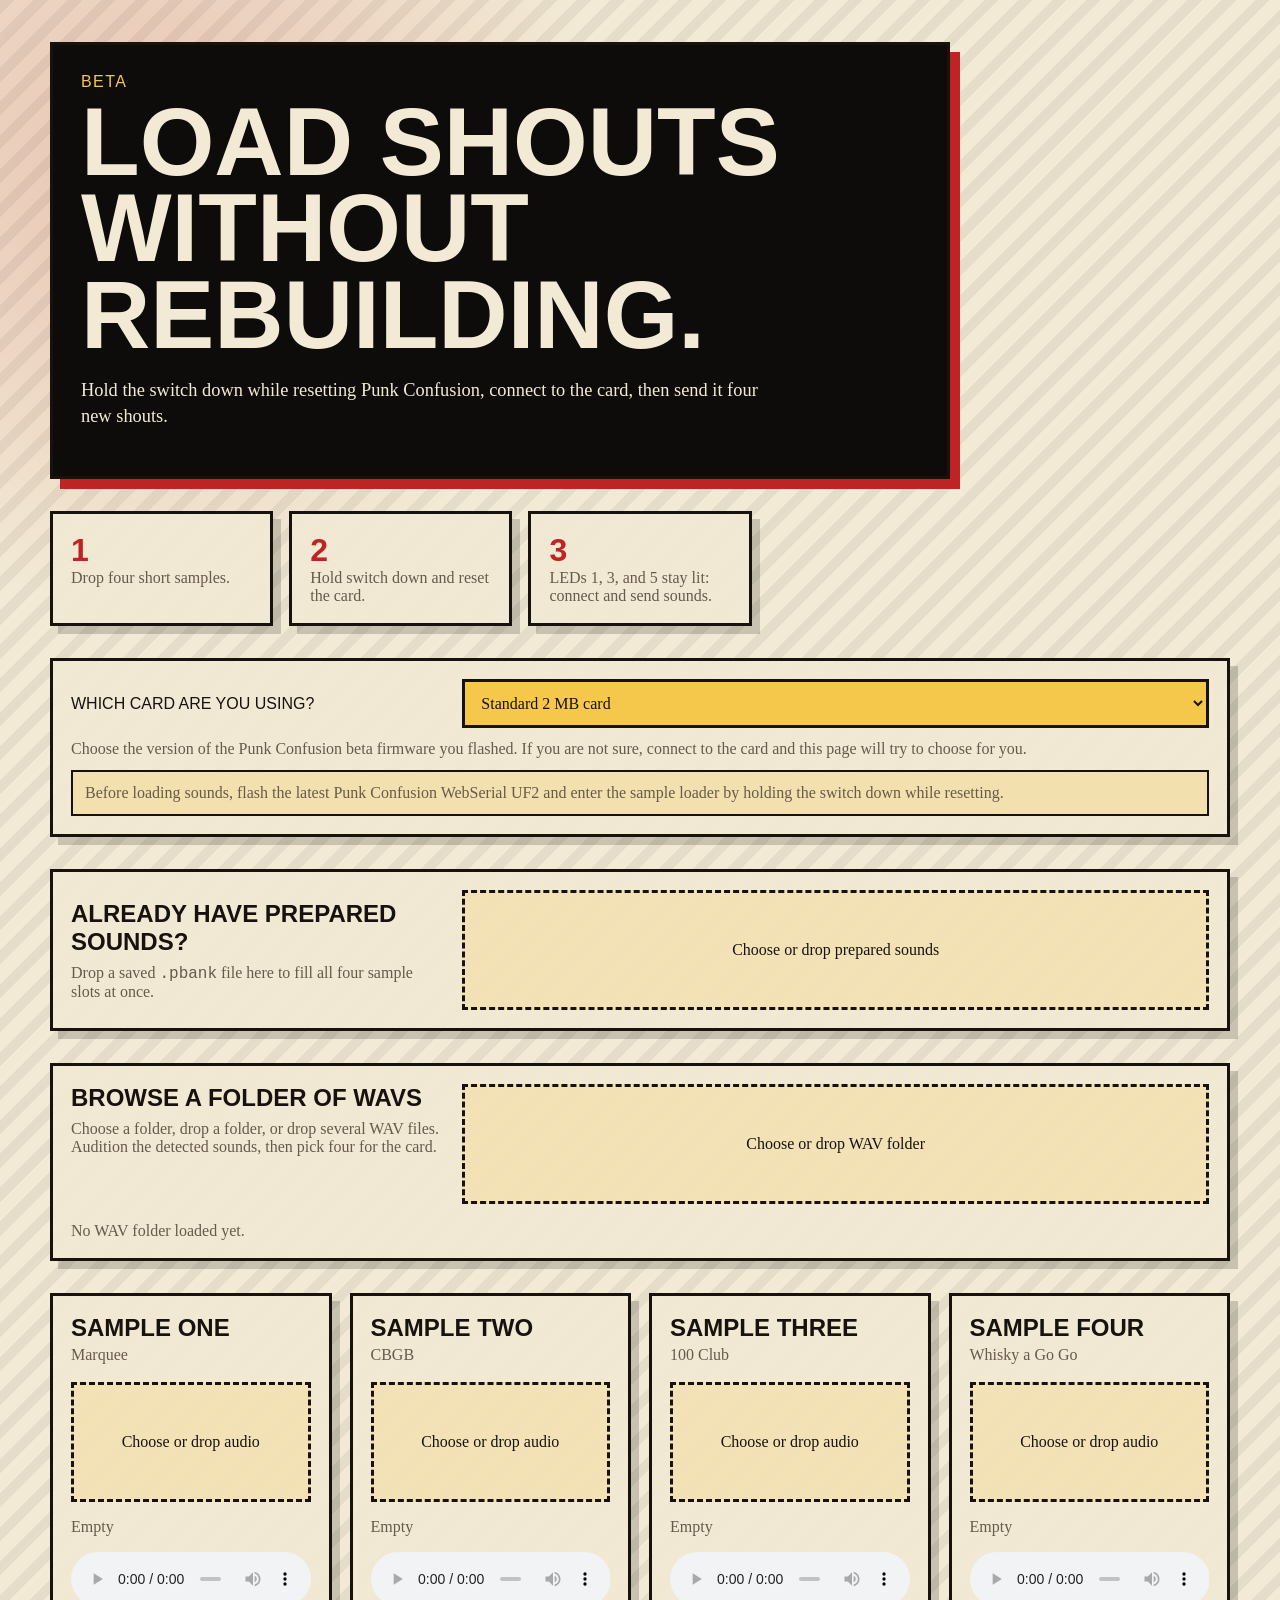
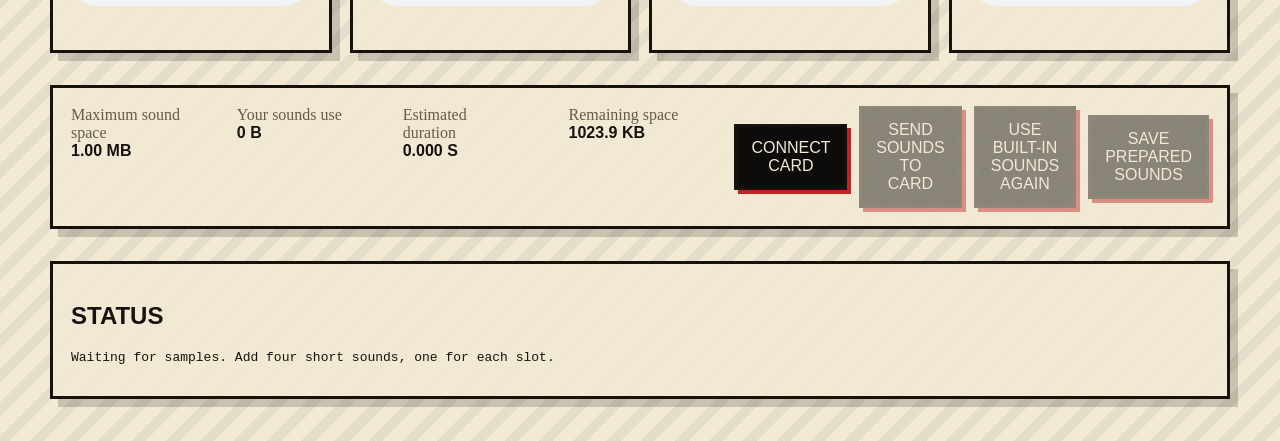
<file: web/index.html>
<!doctype html>
<html lang="en">
<head>
  <meta charset="utf-8">
  <meta name="viewport" content="width=device-width, initial-scale=1">
  <title>Punk Confusion WebSerial Loader</title>
  <link rel="stylesheet" href="styles.css">
</head>
<body>
  <main class="shell">
    <section class="hero">
      <p class="eyebrow">Beta</p>
      <h1>Load shouts without rebuilding.</h1>
      <p>
        Hold the switch down while resetting Punk Confusion, connect to the
        card, then send it four new shouts.
      </p>
    </section>

    <section class="steps">
      <div><strong>1</strong><span>Drop four short samples.</span></div>
      <div><strong>2</strong><span>Hold switch down and reset the card.</span></div>
      <div><strong>3</strong><span>LEDs 1, 3, and 5 stay lit: connect and send sounds.</span></div>
    </section>

    <section class="target">
      <label for="buildSelect">Which card are you using?</label>
      <select id="buildSelect">
        <option value="2mb">Standard 2 MB card</option>
        <option value="16mb">Large 16 MB card</option>
      </select>
      <p>
        Choose the version of the Punk Confusion beta firmware you flashed. If
        you are not sure, connect to the card and this page will try to choose
        for you.
      </p>
      <p class="notice" id="firmwareNotice">
        Before loading sounds, flash the latest Punk Confusion WebSerial UF2 and
        enter the sample loader by holding the switch down while resetting.
      </p>
    </section>

    <section class="bank-import">
      <div>
        <h2>Already have prepared sounds?</h2>
        <p>
          Drop a saved <code>.pbank</code> file here to fill all four sample
          slots at once.
        </p>
      </div>
      <label class="drop" id="bankDrop">
        <input id="bankFile" type="file" accept=".pbank,application/octet-stream">
        <span>Choose or drop prepared sounds</span>
      </label>
    </section>

    <section class="folder-import">
      <div>
        <h2>Browse a folder of WAVs</h2>
        <p>
          Choose a folder, drop a folder, or drop several WAV files. Audition
          the detected sounds, then pick four for the card.
        </p>
      </div>
      <label class="drop" id="folderDrop">
        <input id="folderFile" type="file" accept=".wav,audio/wav,audio/x-wav" multiple webkitdirectory>
        <span>Choose or drop WAV folder</span>
      </label>
      <div class="detected-files" id="detectedFiles" aria-live="polite">
        <p>No WAV folder loaded yet.</p>
      </div>
    </section>

    <section class="slots" id="slots"></section>

    <section class="panel">
      <div>
        <span>Maximum sound space</span>
        <strong id="bankLimit">1.00 MB</strong>
      </div>
      <div>
        <span>Your sounds use</span>
        <strong id="payloadSize">0 KB</strong>
      </div>
      <div>
        <span>Estimated duration</span>
        <strong id="duration">0.000 s</strong>
      </div>
      <div>
        <span>Remaining space</span>
        <strong id="remaining">1.00 MB</strong>
      </div>
      <div class="actions">
        <button id="connect">Connect card</button>
        <button id="upload" disabled>Send sounds to card</button>
        <button id="restore" disabled>Use built-in sounds again</button>
        <button id="download" disabled>Save prepared sounds</button>
      </div>
    </section>

    <section class="log" aria-live="polite">
      <h2>Status</h2>
      <pre id="log">Waiting for samples.</pre>
    </section>
  </main>

  <template id="slotTemplate">
    <article class="slot">
      <h2></h2>
      <p class="venue"></p>
      <label class="drop">
        <input type="file" accept="audio/*,.wav,.aif,.aiff">
        <span>Choose or drop audio</span>
      </label>
      <p class="info">Empty</p>
      <audio controls></audio>
    </article>
  </template>

  <template id="detectedFileTemplate">
    <article class="detected-file">
      <div>
        <strong></strong>
        <span></span>
      </div>
      <audio controls></audio>
      <div class="assignments"></div>
    </article>
  </template>

  <script src="app.js"></script>
</body>
</html>
</file>
<file: web/styles.css>
:root {
  --paper: #f2ead5;
  --ink: #17120d;
  --red: #bf2424;
  --yellow: #f5c84c;
  --muted: #665a4a;
  --black: #0d0c0a;
}

* {
  box-sizing: border-box;
}

body {
  margin: 0;
  color: var(--ink);
  font-family: Georgia, "Times New Roman", serif;
  background:
    radial-gradient(circle at 12% 8%, rgba(191, 36, 36, 0.2), transparent 28rem),
    repeating-linear-gradient(135deg, rgba(13, 12, 10, 0.06), rgba(13, 12, 10, 0.06) 10px, transparent 10px, transparent 24px),
    var(--paper);
}

button,
input,
select {
  font: inherit;
}

.shell {
  width: min(1180px, calc(100% - 32px));
  margin: 0 auto;
  padding: 42px 0;
}

.hero,
.panel,
.log,
.target,
.bank-import,
.folder-import,
.steps div,
.slot {
  border: 3px solid var(--ink);
  background: rgba(242, 234, 213, 0.92);
  box-shadow: 8px 8px 0 rgba(13, 12, 10, 0.18);
}

.hero {
  max-width: 900px;
  padding: 28px;
  color: var(--paper);
  background: var(--black);
  box-shadow: 10px 10px 0 var(--red);
}

.eyebrow,
h1,
h2,
button,
.steps strong,
.panel strong {
  font-family: "Arial Black", Impact, sans-serif;
  text-transform: uppercase;
}

.eyebrow {
  margin: 0 0 8px;
  color: var(--yellow);
  letter-spacing: 0.09em;
}

h1 {
  margin: 0;
  font-size: clamp(2.6rem, 8vw, 6rem);
  line-height: 0.9;
}

.hero p:last-child {
  max-width: 680px;
  font-size: 1.15rem;
  line-height: 1.45;
}

.steps,
.panel {
  display: grid;
  grid-template-columns: repeat(5, 1fr);
  gap: 16px;
  margin: 32px 0;
}

.target {
  display: grid;
  grid-template-columns: minmax(180px, 1fr) minmax(260px, 2fr);
  gap: 12px 18px;
  align-items: center;
  margin: 32px 0 0;
  padding: 18px;
}

.target label {
  font-family: "Arial Black", Impact, sans-serif;
  text-transform: uppercase;
}

.target select {
  width: 100%;
  border: 3px solid var(--ink);
  padding: 12px;
  color: var(--ink);
  background: var(--yellow);
}

.target p {
  grid-column: 1 / -1;
  margin: 0;
  color: var(--muted);
}

.bank-import {
  display: grid;
  grid-template-columns: minmax(220px, 1fr) minmax(260px, 2fr);
  gap: 18px;
  align-items: center;
  margin: 32px 0;
  padding: 18px;
}

.bank-import h2 {
  margin: 0 0 8px;
}

.bank-import p {
  margin: 0;
  color: var(--muted);
}

.folder-import {
  display: grid;
  grid-template-columns: minmax(220px, 1fr) minmax(260px, 2fr);
  gap: 18px;
  align-items: start;
  margin: 32px 0;
  padding: 18px;
}

.folder-import h2 {
  margin: 0 0 8px;
}

.folder-import p {
  margin: 0;
  color: var(--muted);
}

.detected-files {
  grid-column: 1 / -1;
  display: grid;
  gap: 12px;
}

.detected-file {
  display: grid;
  grid-template-columns: minmax(160px, 1fr) minmax(180px, 1fr) auto;
  gap: 12px;
  align-items: center;
  border: 2px solid var(--ink);
  padding: 12px;
  background: rgba(242, 234, 213, 0.74);
}

.detected-file strong,
.detected-file span {
  display: block;
}

.detected-file strong {
  font-family: "Arial Black", Impact, sans-serif;
  text-transform: uppercase;
}

.detected-file span {
  color: var(--muted);
  word-break: break-word;
}

.assignments {
  display: flex;
  flex-wrap: wrap;
  gap: 8px;
  justify-content: flex-end;
}

.assignments button {
  padding: 8px 10px;
  box-shadow: 3px 3px 0 var(--red);
}

code {
  font-family: ui-monospace, SFMono-Regular, Menlo, Consolas, monospace;
}

.notice {
  border: 2px solid var(--ink);
  padding: 12px;
  background: rgba(245, 200, 76, 0.28);
}

.notice.ok {
  color: var(--ink);
  background: rgba(94, 145, 85, 0.24);
}

.notice.warn {
  color: var(--ink);
  background: rgba(191, 36, 36, 0.16);
}

.steps div,
.panel > div,
.log {
  padding: 18px;
}

.steps strong,
.panel span,
.panel strong {
  display: block;
}

.steps strong {
  color: var(--red);
  font-size: 2rem;
}

.steps span,
.panel span,
.info,
.venue {
  color: var(--muted);
}

.slots {
  display: grid;
  grid-template-columns: repeat(4, 1fr);
  gap: 18px;
}

.slot {
  min-height: 360px;
  padding: 18px;
}

.slot h2 {
  margin: 0 0 4px;
}

.venue {
  margin: 0 0 18px;
}

.drop {
  display: grid;
  min-height: 120px;
  place-items: center;
  padding: 16px;
  border: 3px dashed var(--ink);
  background: rgba(245, 200, 76, 0.22);
  text-align: center;
  cursor: pointer;
}

.drop.dragover {
  color: var(--paper);
  background: var(--red);
}

.drop input {
  position: absolute;
  width: 1px;
  height: 1px;
  opacity: 0;
}

audio {
  width: 100%;
}

.actions {
  display: flex;
  gap: 12px;
  align-items: center;
  justify-content: flex-end;
}

button {
  border: 3px solid var(--ink);
  padding: 12px 14px;
  color: var(--paper);
  background: var(--black);
  box-shadow: 4px 4px 0 var(--red);
  cursor: pointer;
}

button:disabled {
  cursor: not-allowed;
  opacity: 0.45;
}

pre {
  white-space: pre-wrap;
}

@media (max-width: 900px) {
  .steps,
  .panel,
  .slots,
  .target,
  .bank-import,
  .folder-import,
  .detected-file {
    grid-template-columns: 1fr;
  }

  .assignments {
    justify-content: flex-start;
  }
}
</file>
